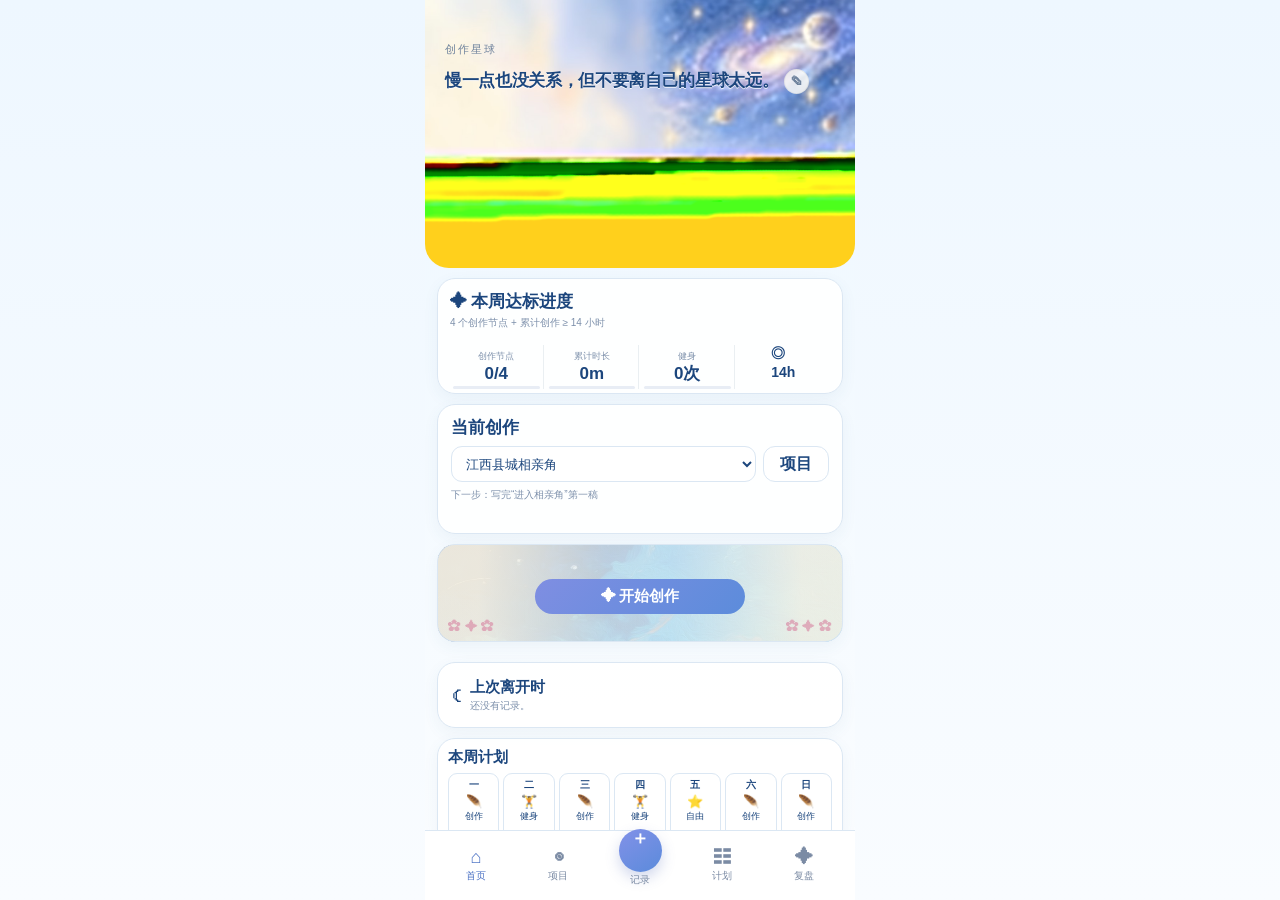
<file: legacy-v1/index.html>
<!doctype html>
<html lang="zh-CN">
<head>
<meta charset="utf-8">
<meta name="viewport" content="width=device-width,initial-scale=1,viewport-fit=cover">
<meta name="theme-color" content="#eef7ff">
<meta name="apple-mobile-web-app-capable" content="yes">
<meta name="apple-mobile-web-app-status-bar-style" content="default">
<meta name="apple-mobile-web-app-title" content="创作星球">
<link rel="manifest" href="./manifest.webmanifest">
<link rel="apple-touch-icon" href="./icon-192.png">
<title>创作星球</title>
<link rel="stylesheet" href="./theme.css?v=2">
<link rel="stylesheet" href="./styles.css?v=4">
<link rel="stylesheet" href="./hero.css?v=5">
<link rel="stylesheet" href="./home-layout.css?v=1">
</head>
<body>
<div id="app">
<section id="home" class="page active">
  <div class="hero homeHero" aria-label="创作星球首页插画">
    <img class="homeHero-art" src="./assets/home-hero-1200x760.jpg?v=2" width="1200" height="760" alt="少年坐在自己的小星球上，身边有一朵玫瑰，远处是星空" decoding="async" fetchpriority="high">
    <div class="homeHero-copy">
      <div class="homeHero-label">创作星球</div>
      <p class="homeHero-quote"><span id="homeQuote">慢一点也没关系，<br>但不要离自己的星球太远</span><button id="editQuote" class="homeHero-edit" aria-label="编辑鼓励语">✎</button></p>
    </div>
  </div>
  <div class="content">
    <div class="card homeTop">
      <div class="sectionTitle">✦ 本周达标进度</div>
      <div class="small">4 个创作节点 + 累计创作 ≥ 14 小时</div>
      <div class="stats" style="margin-top:7px">
        <div class="stat"><span class="small">创作节点</span><strong id="nodeStat">0/4</strong><div class="bar"><span id="nodeBar" style="width:0"></span></div></div>
        <div class="stat"><span class="small">累计时长</span><strong id="weekTimeStat">0h</strong><div class="bar"><span id="timeBar" style="width:0"></span></div></div>
        <div class="stat"><span class="small">健身</span><strong id="gymStat">0次</strong><div class="bar"><span id="gymBar" style="width:0;background:linear-gradient(90deg,#78c0a2,#5ba98b)"></span></div></div>
      </div>
    </div>
    <div class="card currentCard">
      <div class="sectionTitle">当前创作</div>
      <div class="currentTop"><select id="homeProject"></select><button id="goProjects" class="secondary">项目</button></div>
      <div class="small nextLine">下一步：<span id="homeNext">未设置</span></div>
      <div class="gate"><button id="startFromHome" class="primary">✦ 开始创作</button></div>
    </div>
    <div class="card leaveCard"><div class="moon">☾</div><div><div class="sectionTitle" style="font-size:16px;margin:0 0 2px">上次离开时</div><div id="lastLeave" class="small">还没有记录。</div></div></div>
    <div class="card weekCard"><div class="sectionTitle" style="font-size:17px;margin-bottom:6px">本周计划</div><div id="weekStrip" class="weekStrip"></div></div>
  </div>
</section>

<section id="projects" class="page">
  <div class="hero" style="background-image:url('./hero2.jpg')"><div class="heroText"><div class="kicker">把每一个想法，孕育成一颗星球</div><div class="heroTitle">项目星系</div></div></div>
  <div class="content">
    <div class="card projectCreate"><div class="row"><input id="newProject" placeholder="输入项目名，例如：县城就业"><button id="addProject" class="primary">＋ 新建</button></div></div>
    <div class="card projectMain"><div class="sectionTitle">我的项目</div><div id="projectCarousel" class="projectCarousel"></div></div>
    <div class="card projectFoot"><div class="small">项目可并行存在；每次创作只选择一个。项目多时横向滑动，不占纵向空间。</div></div>
  </div>
</section>

<section id="session" class="page">
  <div class="hero" style="background-image:url('./hero5.jpg')"><div class="heroText"><div class="kicker">走进花丛小径，进入你的故事</div><div class="heroTitle">开始创作</div></div></div>
  <div class="content">
    <div class="card sessionCard">
      <div class="formLabel">选择项目</div><select id="sessionProject"></select>
      <div class="formLabel">这次做什么</div>
      <div class="sessionGrid"><select id="sessionType"><option>写作</option><option>研究</option><option>剪辑</option><option>拍摄</option><option>采访</option><option>分镜</option><option>阅读输入</option><option>复盘</option><option>其他</option></select><input id="sessionGoal" placeholder="只推进一件事"></div>
      <div id="timer" class="timer">00:00:00</div>
      <div class="sessionActions"><button id="timerBtn" class="primary">开始计时</button><button id="manualBtn" class="secondary">手动补录</button></div>
    </div>
  </div>
</section>

<section id="week" class="page">
  <div class="hero" style="background-image:url('./hero4.jpg')"><div class="heroText"><div class="kicker">计划是边界，不是考勤</div><div class="heroTitle">本周计划</div></div></div>
  <div class="content">
    <div class="card weekIntro"><div class="small">7 天都能改类型、时间和是否计入创作节点。</div></div>
    <div id="weekGrid" class="weekGrid"></div>
  </div>
</section>

<section id="review" class="page">
  <div class="hero" style="background-image:url('./hero3.jpg')"><div class="heroText"><div class="kicker">每一次回望，都是与未来的自己对话</div><div class="heroTitle">本周复盘</div></div></div>
  <div class="content">
    <div class="card reviewTop">
      <div class="sectionTitle">本周结果</div>
      <div class="stats"><div class="stat"><span class="small">节点</span><strong id="reviewNodes">0/4</strong></div><div class="stat"><span class="small">创作</span><strong id="reviewHours">0h</strong></div><div class="stat"><span class="small">达标</span><strong id="reviewPass">否</strong></div></div>
    </div>
    <div class="reviewGrid">
      <div class="reviewBox"><div class="sectionTitle" style="font-size:16px">时间去了哪里</div><div id="typeBreak"></div></div>
      <div class="reviewBox"><div class="sectionTitle" style="font-size:16px">项目投入</div><div id="projectBreak"></div></div>
    </div>
    <div class="card reviewFoot">
      <div class="reviewSummary"><div><div class="sectionTitle" style="font-size:16px;margin-bottom:2px">本周复盘</div><div id="reviewPreview" class="small">还没有写本周复盘。</div></div><button id="openReview" class="primary">填写</button></div>
    </div>
  </div>
</section>

<nav class="bottomNav">
  <button class="nav active" data-page="home"><b>⌂</b>首页</button>
  <button class="nav" data-page="projects"><b>◉</b>项目</button>
  <button class="nav" data-page="session"><b class="plus">＋</b>记录</button>
  <button class="nav" data-page="week"><b>☷</b>计划</button>
  <button class="nav" data-page="review"><b>✦</b>复盘</button>
</nav>
</div>

<div id="quoteModal" class="modal"><div class="sheet"><div class="sectionTitle">修改顶部鼓励语</div><textarea id="quoteInput"></textarea><div class="actionRow"><button class="secondary close">取消</button><button id="saveQuote" class="primary">保存</button></div></div></div>
<div id="planModal" class="modal"><div class="sheet"><div id="planTitle" class="sectionTitle">调整计划</div><div class="formLabel">类型</div><select id="planType"><option>创作</option><option>健身</option><option>自由</option><option>休息</option></select><div class="row"><div style="flex:1"><div class="formLabel">开始</div><input id="planStart" type="time"></div><div style="flex:1"><div class="formLabel">结束</div><input id="planEnd" type="time"></div></div><div class="formLabel">是否计入创作节点</div><select id="planNode"><option value="true">是</option><option value="false">否</option></select><div class="formLabel">备注</div><input id="planNote"><div class="actionRow"><button class="secondary close">取消</button><button id="savePlan" class="primary">保存</button></div></div></div>
<div id="endModal" class="modal"><div class="sheet"><div class="sectionTitle">结束这次创作</div><div class="small">本次时长：<b id="endDuration"></b></div><div class="formLabel">这次推进了什么？</div><textarea id="endDone"></textarea><div class="formLabel">下一次从哪里继续？</div><textarea id="endNext"></textarea><div class="formLabel">进入状态怎么样？</div><div class="moods"><button class="mood" data-mood="很难进去">😵 很难</button><button class="mood" data-mood="慢慢进去了">🙂 慢慢进入</button><button class="mood" data-mood="很沉浸">✦ 很沉浸</button></div><div class="actionRow"><button class="secondary close">返回</button><button id="saveSession" class="primary">保存记录</button></div></div></div>
<div id="manualModal" class="modal"><div class="sheet"><div class="sectionTitle">手动补录</div><div class="formLabel">日期</div><input id="manualDate" type="date"><div class="formLabel">项目</div><select id="manualProject"></select><div class="formLabel">类型</div><select id="manualType"><option>写作</option><option>研究</option><option>剪辑</option><option>拍摄</option><option>采访</option><option>分镜</option><option>阅读输入</option><option>复盘</option><option>健身</option><option>其他</option></select><div class="formLabel">分钟</div><input id="manualMinutes" type="number" min="1" max="900" value="60"><div class="formLabel">推进了什么</div><textarea id="manualDone"></textarea><div class="actionRow"><button class="secondary close">取消</button><button id="saveManual" class="primary">保存</button></div></div></div>
<div id="reviewModal" class="modal"><div class="sheet"><div class="sectionTitle">本周复盘</div><div class="formLabel">这周我做成了什么？</div><textarea id="weekDone"></textarea><div class="formLabel">下周最重要的一个作品增量</div><textarea id="nextWeekGoal"></textarea><div class="actionRow"><button class="secondary close">取消</button><button id="saveReview" class="primary">保存</button></div></div></div>
<div id="toast" class="toast">已保存</div>
<script src="./app.js?v=3"></script>
</body>
</html>
</file>
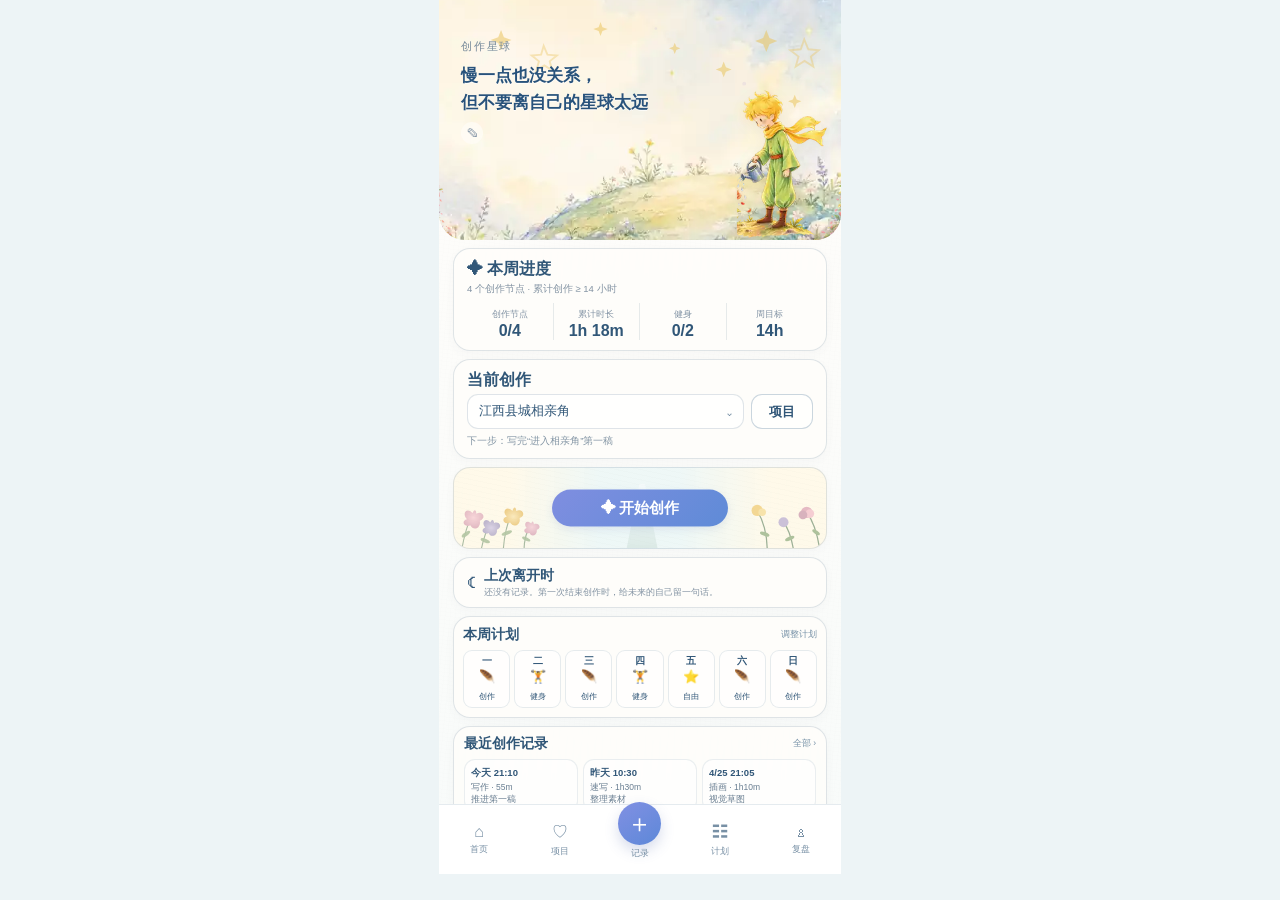
<file: preview/home-v2.html>
<!doctype html><html lang="zh-CN"><head><meta charset="utf-8"><meta name="viewport" content="width=device-width,initial-scale=1"><link rel="stylesheet" href="home-v2.css"><link rel="stylesheet" href="hero-v3.css"><title>创作星球 Home V2 QA</title></head><body><main class="phone"><div class="screen">
<section class="hero hero-v3"><img class="hero-bg" src="assets/hero-v3/bg-watercolor.webp" alt=""><img class="hero-stars" src="assets/hero-v3/stars.svg" alt=""><img class="hero-character" src="assets/hero-v3/character-watercolor.webp" alt=""><img class="hero-rose" src="assets/hero-v3/rose-watercolor.webp" alt=""><img class="hero-flower hero-flower-left" src="assets/hero-v3/flowers-left-watercolor.webp" alt=""><img class="hero-flower hero-flower-right" src="assets/hero-v3/flowers-right-watercolor.webp" alt=""><div class="hero-copy"><div class="eyebrow">创作星球</div><p class="quote"><span>慢一点也没关系，</span><span>但不要离自己的星球太远</span><button class="edit" aria-label="编辑鼓励语">✎</button></p></div></section>
<div class="content">
<section class="card progress"><div class="title">✦ 本周进度</div><div class="sub">4 个创作节点 · 累计创作 ≥ 14 小时</div><div class="metrics"><div class="metric"><span>创作节点</span><b>0/4</b></div><div class="metric"><span>累计时长</span><b>1h 18m</b></div><div class="metric"><span>健身</span><b>0/2</b></div><div class="metric"><span>周目标</span><b>14h</b></div></div></section>
<section class="card current"><div class="title">当前创作</div><div class="row"><div class="select">江西县城相亲角 <span>⌄</span></div><button class="btn-outline">项目</button></div><div class="next">下一步：写完“进入相亲角”第一稿</div></section>
<section class="card start"><img class="flowers-left" src="assets/flower-left.svg"><img class="flowers-right" src="assets/flower-right.svg"><button class="start-btn">✦ 开始创作</button></section>
<section class="card last"><div class="moon">☾</div><div><b>上次离开时</b><small>还没有记录。第一次结束创作时，给未来的自己留一句话。</small></div></section>
<section class="card week"><div class="week-head"><b>本周计划</b><span>调整计划</span></div><div class="days"><div class="day"><strong>一</strong><em>🪶</em><small>创作</small></div><div class="day"><strong>二</strong><em>🏋️</em><small>健身</small></div><div class="day"><strong>三</strong><em>🪶</em><small>创作</small></div><div class="day"><strong>四</strong><em>🏋️</em><small>健身</small></div><div class="day"><strong>五</strong><em>⭐</em><small>自由</small></div><div class="day"><strong>六</strong><em>🪶</em><small>创作</small></div><div class="day"><strong>日</strong><em>🪶</em><small>创作</small></div></div></section>
<section class="card recent"><div class="week-head"><b>最近创作记录</b><span>全部 ›</span></div><div class="recent-row"><div class="recent-item"><b>今天 21:10</b>写作 · 55m<br>推进第一稿</div><div class="recent-item"><b>昨天 10:30</b>速写 · 1h30m<br>整理素材</div><div class="recent-item"><b>4/25 21:05</b>插画 · 1h10m<br>视觉草图</div></div></section>
</div></div><nav class="nav"><div><span>⌂</span>首页</div><div><span>♡</span>项目</div><div><span class="plus">＋</span>记录</div><div><span>☷</span>计划</div><div><span>♙</span>复盘</div></nav></main></body></html>
</file>
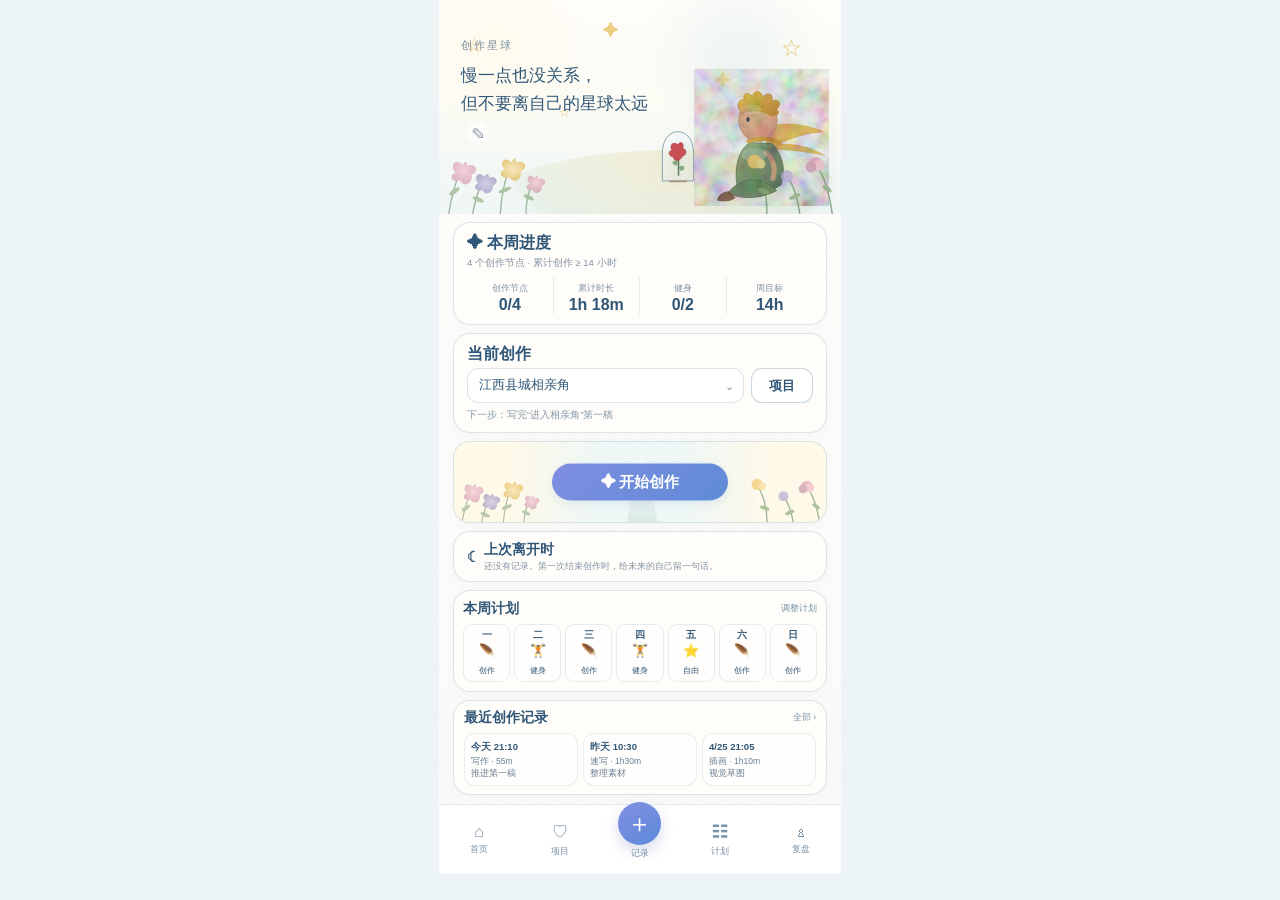
<file: legacy-v1/preview/home-v2.html>
<!doctype html><html lang="zh-CN"><head><meta charset="utf-8"><meta name="viewport" content="width=device-width,initial-scale=1"><link rel="stylesheet" href="home-v2.css"><title>创作星球 Home V2</title></head><body><main class="phone"><div class="screen">
<section class="hero"><div class="stars"><span class="s1">☆</span><span class="s2">✦</span><span class="s3">☆</span><span class="s4">✦</span><span class="s5">☆</span></div><div class="hero-copy"><div class="eyebrow">创作星球</div><p class="quote">慢一点也没关系，<br>但不要离自己的星球太远<button class="edit">✎</button></p></div><img class="character" src="assets/character-home.svg"><img class="rose" src="assets/rose-glass.svg"><img class="flowers-left" src="assets/flower-left.svg"><img class="flowers-right" src="assets/flower-right.svg"></section>
<div class="content">
<section class="card progress"><div class="title">✦ 本周进度</div><div class="sub">4 个创作节点 · 累计创作 ≥ 14 小时</div><div class="metrics"><div class="metric"><span>创作节点</span><b>0/4</b></div><div class="metric"><span>累计时长</span><b>1h 18m</b></div><div class="metric"><span>健身</span><b>0/2</b></div><div class="metric"><span>周目标</span><b>14h</b></div></div></section>
<section class="card current"><div class="title">当前创作</div><div class="row"><div class="select">江西县城相亲角 <span>⌄</span></div><button class="btn-outline">项目</button></div><div class="next">下一步：写完“进入相亲角”第一稿</div></section>
<section class="card start"><img class="flowers-left" src="assets/flower-left.svg"><img class="flowers-right" src="assets/flower-right.svg"><button class="start-btn">✦ 开始创作</button></section>
<section class="card last"><div class="moon">☾</div><div><b>上次离开时</b><small>还没有记录。第一次结束创作时，给未来的自己留一句话。</small></div></section>
<section class="card week"><div class="week-head"><b>本周计划</b><span>调整计划</span></div><div class="days"><div class="day"><strong>一</strong><em>🪶</em><small>创作</small></div><div class="day"><strong>二</strong><em>🏋️</em><small>健身</small></div><div class="day"><strong>三</strong><em>🪶</em><small>创作</small></div><div class="day"><strong>四</strong><em>🏋️</em><small>健身</small></div><div class="day"><strong>五</strong><em>⭐</em><small>自由</small></div><div class="day"><strong>六</strong><em>🪶</em><small>创作</small></div><div class="day"><strong>日</strong><em>🪶</em><small>创作</small></div></div></section>
<section class="card recent"><div class="week-head"><b>最近创作记录</b><span>全部 ›</span></div><div class="recent-row"><div class="recent-item"><b>今天 21:10</b>写作 · 55m<br>推进第一稿</div><div class="recent-item"><b>昨天 10:30</b>速写 · 1h30m<br>整理素材</div><div class="recent-item"><b>4/25 21:05</b>插画 · 1h10m<br>视觉草图</div></div></section>
</div></div><nav class="nav"><div><span>⌂</span>首页</div><div><span>♡</span>项目</div><div><span class="plus">＋</span>记录</div><div><span>☷</span>计划</div><div><span>♙</span>复盘</div></nav></main></body></html>
</file>
<file: legacy-v1/theme.css>
:root{
  /* 只放视觉变量：改颜色时不碰布局 */
  --paper:#fffdf7;
  --paper-soft:#fbf8ef;
  --wash-blue:#eaf4f8;
  --wash-blue-2:#dceef6;
  --ink:#234b79;
  --ink-soft:#6f839d;
  --line:#d9e6ef;
  --gold:#e8bc54;
  --flower-pink:#dca0b2;
  --flower-lilac:#9f9aca;
  --leaf:#7ca58c;
  --cta:#557fc8;
  --cta-2:#7e8cde;
  --card:rgba(255,253,247,.94);
  --shadow:0 6px 20px rgba(63,90,115,.08);
  --radius-lg:22px;
  --radius-md:16px;
  --navH:70px;
  --font-ui:-apple-system,BlinkMacSystemFont,"SF Pro Text","PingFang SC","Microsoft YaHei",sans-serif;
  --font-art:STKaiti,KaiTi,"Songti SC",serif;
}
</file>
<file: legacy-v1/styles.css>
:root{
  --bg:#eef7ff;--bg2:#f9fcff;--ink:#1c467d;--muted:#7d90ab;
  --card:rgba(255,255,255,.94);--line:#dbe7f3;--blue:#628fde;--violet:#7f86dc;
  --green:#66ad8f;--gold:#efbd53;--navH:70px;
}
*{box-sizing:border-box}
html,body{margin:0;width:100%;height:100%;overflow:hidden;background:linear-gradient(180deg,var(--bg),var(--bg2));font-family:-apple-system,BlinkMacSystemFont,"SF Pro Text","PingFang SC","Microsoft YaHei",sans-serif;color:var(--ink)}
button,input,select,textarea{font:inherit}
button{cursor:pointer}
#app{max-width:430px;height:100dvh;margin:0 auto;position:relative;overflow:hidden;background:linear-gradient(180deg,#edf7ff,#fbfdff)}
.page{display:none;height:calc(100dvh - var(--navH) - env(safe-area-inset-bottom));overflow:hidden}
.page.active{display:flex;flex-direction:column}
.hero{height:132px;flex:0 0 132px;position:relative;background-size:cover;background-position:center 40%;overflow:hidden;border-radius:0 0 24px 24px}
.hero:after{content:"";position:absolute;inset:0;background:linear-gradient(180deg,rgba(255,255,255,.05),rgba(238,247,255,.30) 48%,rgba(238,247,255,.94))}
.heroText{position:absolute;z-index:2;left:20px;right:20px;top:max(18px,calc(env(safe-area-inset-top) + 6px))}
.kicker{font-size:12px;letter-spacing:.08em;color:#5d78a2}
.heroTitle{font-family:KaiTi,STKaiti,"Songti SC",serif;font-size:30px;line-height:1.05;font-weight:700;margin-top:4px}
.quoteBox{margin-top:8px;background:rgba(255,255,255,.78);border:1px solid rgba(238,194,90,.42);border-radius:14px;padding:9px 34px 9px 12px;font-family:KaiTi,STKaiti,serif;font-size:15px;line-height:1.45;position:relative}
.quoteBox button{position:absolute;right:8px;bottom:5px;border:0;background:transparent;color:#7183b8}
.content{flex:1;min-height:0;padding:10px 12px 8px;display:flex;flex-direction:column;gap:8px}
.card{background:var(--card);border:1px solid var(--line);border-radius:18px;padding:12px;box-shadow:0 5px 16px rgba(55,98,144,.06)}
.sectionTitle{font-family:KaiTi,STKaiti,serif;font-size:19px;font-weight:700;margin:0 0 7px}
.small{font-size:11px;color:var(--muted);line-height:1.35}
.stats{display:grid;grid-template-columns:repeat(3,1fr);gap:7px}
.stat{text-align:center}
.stat strong{display:block;font-size:20px;line-height:1.05;margin:2px 0 4px}
.bar{height:5px;background:#e8edf5;border-radius:99px;overflow:hidden}
.bar span{display:block;height:100%;background:linear-gradient(90deg,var(--violet),var(--blue));border-radius:99px}
.row{display:flex;gap:7px;align-items:center}
select,input,textarea{width:100%;border:1px solid var(--line);background:#fff;color:var(--ink);border-radius:11px;padding:8px 10px;min-height:38px;font-size:14px}
textarea{min-height:68px;resize:none}
.primary,.secondary{border-radius:12px;min-height:40px;padding:8px 12px;font-weight:700}
.primary{border:0;background:linear-gradient(135deg,#7f8ee2,#5c8cdb);color:#fff}
.secondary{border:1px solid var(--line);background:#fff;color:var(--ink)}
.homeTop{flex:0 0 102px}
.currentCard{flex:1;min-height:0}
.currentTop{display:grid;grid-template-columns:1fr auto;gap:7px}
.nextLine{margin-top:6px;white-space:nowrap;overflow:hidden;text-overflow:ellipsis}
.gate{height:90px;margin-top:8px;border-radius:15px;position:relative;background:linear-gradient(180deg,rgba(255,255,255,.05),rgba(255,255,255,.22)),url('./hero5.jpg') center 62%/cover no-repeat;overflow:hidden;border:1px solid #d9e8f2}
.gate:before,.gate:after{content:"✿  ✦  ✿";position:absolute;bottom:6px;color:#d98da7;font-size:16px;opacity:.9}
.gate:before{left:10px}.gate:after{right:10px}
.gate button{position:absolute;left:50%;bottom:12px;transform:translateX(-50%);width:58%;border-radius:999px;min-height:38px;font-family:KaiTi,STKaiti,serif;font-size:17px}
.leaveCard{flex:0 0 58px;display:flex;align-items:center;gap:8px}
.moon{font-size:22px}
.weekCard{flex:0 0 82px}
.weekStrip{display:grid;grid-template-columns:repeat(7,1fr);gap:4px}
.dayChip{text-align:center;border:1px solid var(--line);background:#fff;border-radius:10px;padding:5px 1px;font-size:9.5px}
.dayChip b{display:block;font-size:11px}
.dayChip .ic{font-size:15px;line-height:1;margin:3px 0}
.dayChip.done{background:#f2f1ff}
.bottomNav{position:absolute;left:0;right:0;bottom:0;height:calc(var(--navH) + env(safe-area-inset-bottom));padding:7px 10px calc(7px + env(safe-area-inset-bottom));display:grid;grid-template-columns:repeat(5,1fr);background:rgba(255,255,255,.94);backdrop-filter:blur(16px);border-top:1px solid var(--line);z-index:15}
.nav{border:0;background:transparent;color:#7b8ba4;font-size:10px}
.nav b{display:block;font-size:18px;line-height:1.1;margin-bottom:1px}
.nav.active{color:#4d73c5}
.plus{width:43px;height:43px;border-radius:50%;display:grid;place-items:center;margin:-16px auto 0;background:linear-gradient(145deg,#8291e8,#5b8bdb);color:#fff;font-size:25px;box-shadow:0 6px 14px rgba(74,99,183,.25)}
.projectCreate{flex:0 0 66px}
.projectCarousel{display:flex;gap:8px;overflow-x:auto;scroll-snap-type:x mandatory;padding-bottom:2px}
.projectCarousel::-webkit-scrollbar{display:none}
.projectCard{min-width:84%;scroll-snap-align:start;background:#fff;border:1px solid var(--line);border-radius:16px;padding:10px;display:grid;grid-template-columns:52px 1fr;gap:9px}
.projectThumb{width:52px;height:52px;border-radius:13px;background-size:cover;background-position:center}
.projectName{font-weight:700;font-size:15px}
.tag{display:inline-block;font-size:10px;border-radius:999px;padding:2px 6px;background:#eef0ff;color:#6c70b5;margin-left:4px}
.pill{font-size:11px;border:1px solid #8ea4d7;background:#fff;color:#5570a8;border-radius:999px;padding:5px 8px}
.projectMain{flex:1;min-height:0}
.projectFoot{flex:0 0 52px}
.sessionCard{flex:1;display:flex;flex-direction:column}
.formLabel{font-size:11px;color:#667b99;margin:5px 0 3px}
.sessionGrid{display:grid;grid-template-columns:1fr 1fr;gap:7px}
.timer{font-size:40px;text-align:center;font-weight:700;color:#6085c8;font-variant-numeric:tabular-nums;letter-spacing:.03em;margin:auto 0}
.sessionActions{display:grid;grid-template-columns:1fr 1fr;gap:7px}
.weekIntro{flex:0 0 48px}
.weekGrid{flex:1;min-height:0;display:grid;grid-template-columns:1fr 1fr;grid-template-rows:repeat(4,1fr);gap:7px}
.weekMini{background:#fff;border:1px solid var(--line);border-radius:14px;padding:8px;display:grid;grid-template-columns:43px 1fr auto;gap:7px;align-items:center;min-height:0}
.weekMini.wide{grid-column:1 / span 2}
.dayBadge{height:34px;border-radius:10px;background:#f0f2ff;display:grid;place-items:center;font-family:KaiTi,STKaiti,serif;font-size:15px}
.weekMeta{font-size:10.5px;color:#687e9d;line-height:1.25}
.editBtn{border:0;background:#f7f8ff;color:#6f78b5;border-radius:10px;padding:7px 8px;font-size:11px}
.reviewTop{flex:0 0 90px}
.reviewGrid{display:grid;grid-template-columns:1fr 1fr;gap:7px;flex:1;min-height:0}
.reviewBox{background:#fff;border:1px solid var(--line);border-radius:15px;padding:9px;overflow:hidden}
.listLine{display:flex;justify-content:space-between;gap:7px;padding:5px 0;border-bottom:1px dashed var(--line);font-size:11px}
.reviewFoot{flex:0 0 76px}
.reviewSummary{display:grid;grid-template-columns:1fr auto;gap:8px;align-items:center}
.modal{position:fixed;z-index:40;inset:0;background:rgba(35,54,84,.28);display:none;align-items:flex-end;justify-content:center}
.modal.open{display:flex}
.sheet{width:min(430px,100%);background:#f8fbff;border-radius:22px 22px 0 0;padding:16px 14px calc(16px + env(safe-area-inset-bottom));max-height:78dvh;overflow:auto}
.actionRow{display:flex;gap:7px;margin-top:10px}
.actionRow>*{flex:1}
.moods{display:flex;gap:6px}.mood{flex:1;border:1px solid var(--line);background:#fff;border-radius:11px;min-height:40px;font-size:12px}.mood.sel{background:#eff1ff;border-color:#8e98da}
.toast{position:fixed;z-index:60;left:50%;transform:translateX(-50%);bottom:calc(var(--navH) + 14px + env(safe-area-inset-bottom));background:#244a76;color:#fff;padding:8px 12px;border-radius:999px;font-size:12px;opacity:0;transition:.2s;pointer-events:none}.toast.show{opacity:1}
@media(max-height:760px){.hero{height:116px;flex-basis:116px}.heroTitle{font-size:27px}.content{gap:6px;padding-top:7px}.card{padding:10px}.weekCard{flex-basis:76px}.gate{height:78px}}
</file>
<file: legacy-v1/hero.css>
/* 首页 Hero：固定移动端头图高度，避免 iOS Safari 对 aspect-ratio + flex 的异常计算。 */
#home .hero.homeHero{
  position:relative;
  width:100%;
  height:268px !important;
  min-height:268px !important;
  max-height:268px !important;
  flex:0 0 268px !important;
  aspect-ratio:auto !important;
  overflow:hidden;
  border-radius:0 0 24px 24px;
  background:#f8f3e7 url('./assets/home-hero-1200x760.jpg?v=2') center 58% / cover no-repeat;
  isolation:isolate;
}
#home .hero.homeHero:after{display:none}
.homeHero-art{display:none !important}
.homeHero-copy{
  position:absolute;
  z-index:1;
  left:20px;
  top:max(43px,calc(env(safe-area-inset-top) + 17px));
  width:auto;
  max-width:none;
  color:var(--ink);
  pointer-events:none;
}
.homeHero-label{margin:0 0 11px;color:var(--ink-soft);font-size:11px;line-height:1.2;letter-spacing:.18em}
.homeHero-quote{
  position:relative;
  display:inline-block;
  margin:0;
  color:var(--ink);
  font-family:var(--font-art);
  font-size:17px;
  font-weight:600;
  line-height:1.62;
  letter-spacing:-.02em;
  white-space:nowrap;
  text-shadow:0 1px 0 rgba(255,255,255,.84);
  pointer-events:auto;
}
.homeHero-edit{
  position:absolute;
  left:calc(100% + 6px);
  bottom:1px;
  display:grid;
  place-items:center;
  width:25px;height:25px;padding:0;
  border:1px solid rgba(88,107,126,.10);border-radius:50%;
  background:rgba(255,253,247,.82);color:var(--ink-soft);
  font-size:12px;line-height:1;box-shadow:0 2px 8px rgba(57,73,89,.05)
}
.homeHero-edit:active{transform:scale(.96)}
@media(max-width:375px){
  #home .hero.homeHero{height:252px!important;min-height:252px!important;max-height:252px!important;flex-basis:252px!important}
  .homeHero-copy{left:17px;top:max(39px,calc(env(safe-area-inset-top) + 14px))}
  .homeHero-label{font-size:10px;margin-bottom:9px}
  .homeHero-quote{font-size:15px}
  .homeHero-edit{width:23px;height:23px;font-size:11px;left:calc(100% + 3px)}
}
@media(min-width:376px) and (max-width:390px){
  #home .hero.homeHero{height:258px!important;min-height:258px!important;max-height:258px!important;flex-basis:258px!important}
  .homeHero-copy{left:18px;top:max(41px,calc(env(safe-area-inset-top) + 15px))}
  .homeHero-quote{font-size:15.5px}
}
@media(min-width:391px) and (max-width:402px){
  #home .hero.homeHero{height:262px!important;min-height:262px!important;max-height:262px!important;flex-basis:262px!important}
  .homeHero-copy{left:19px}
  .homeHero-quote{font-size:16px}
}
</file>
<file: legacy-v1/home-layout.css>
/* Home page geometry only. Visual tokens live in theme.css; hero illustration composition lives in hero.css. */
#home.page.active{
  display:block;
  overflow-y:auto;
  overscroll-behavior-y:contain;
  -webkit-overflow-scrolling:touch;
  scrollbar-width:none;
}
#home.page.active::-webkit-scrollbar{display:none}
#home .content{
  display:grid;
  grid-template-rows:116px 248px 66px 110px;
  gap:10px;
  padding:10px 12px 22px;
  min-height:auto;
  flex:none;
}
#home .homeTop,
#home .currentCard,
#home .leaveCard,
#home .weekCard{min-height:0;height:auto;flex:none}

/* 进度卡：确认稿是轻量四列，而不是三块大数字 */
#home .homeTop{padding:11px 12px}
#home .homeTop .sectionTitle{font-size:17px;margin-bottom:3px}
#home .homeTop>.small{font-size:10px}
#home .homeTop .stats{grid-template-columns:repeat(4,1fr);gap:2px;margin-top:7px!important;align-items:end}
#home .homeTop .stat{padding:0 3px;border-right:1px solid rgba(120,145,170,.15)}
#home .homeTop .stat:nth-child(3){border-right:1px solid rgba(120,145,170,.15)}
#home .homeTop .stat strong{font-size:17px;margin:2px 0 3px}
#home .homeTop .stat .small{font-size:9px}
#home .homeTop .bar{height:3px}
#home .homeTop .stats::after{
  content:"◎\A 14h";
  white-space:pre;
  display:flex;
  height:52px;
  flex-direction:column;
  align-items:center;
  justify-content:center;
  color:var(--ink);
  font-size:14px;
  line-height:1.35;
  font-weight:700;
}

/* 当前项目 + 独立开始创作横幅。wrapper 透明，两个视觉板块各自成卡片 */
#home .currentCard{
  position:relative;
  overflow:visible;
  padding:12px 14px;
  background:transparent;
  border:0;
  box-shadow:none;
}
#home .currentCard::before{
  content:"";
  position:absolute;
  left:0;right:0;top:0;
  height:128px;
  border:1px solid var(--line);
  border-radius:18px;
  background:var(--card);
  box-shadow:0 5px 16px rgba(55,98,144,.06);
  z-index:0;
}
#home .currentCard>.sectionTitle,#home .currentTop,#home .nextLine{position:relative;z-index:2}
#home .currentCard>.sectionTitle{font-size:17px;margin-bottom:7px}
#home .currentTop{grid-template-columns:minmax(0,1fr) 66px;gap:7px}
#home .currentTop select{min-height:36px;font-size:13px}
#home .currentTop .secondary{min-height:36px;padding:6px 9px}
#home .nextLine{margin-top:6px;line-height:1.35;font-size:10px;white-space:nowrap;overflow:hidden;text-overflow:ellipsis}
#home .gate{
  position:absolute;
  left:0;right:0;top:140px;
  height:98px;
  margin:0;
  border-radius:18px;
  overflow:hidden;
  border:1px solid var(--line);
  background:
    linear-gradient(180deg,rgba(255,255,255,.18),rgba(248,251,247,.18)),
    linear-gradient(90deg,rgba(249,242,225,.92) 0 10%,rgba(232,244,247,.74) 42% 58%,rgba(249,242,225,.92) 90% 100%),
    url('./hero5.jpg') center 64%/cover no-repeat;
  box-shadow:0 5px 16px rgba(55,98,144,.06);
}
#home .gate:before,#home .gate:after{content:"✿  ✦  ✿";bottom:7px;font-size:13px;opacity:.68}
#home .gate button{bottom:27px;width:52%;min-height:35px;font-size:15px}
#home .gate::marker{display:none}

#home .leaveCard{padding:9px 14px;align-items:center}
#home .leaveCard .sectionTitle{font-size:15px!important}
#home .leaveCard .small{font-size:10px}
#home .moon{font-size:20px}

#home .weekCard{padding:9px 10px}
#home .weekCard>.sectionTitle{font-size:15px!important;margin-bottom:6px!important}
#home .weekStrip{height:68px;align-items:stretch}
#home .dayChip{padding:4px 1px;min-width:0;border-radius:9px;font-size:8.5px}
#home .dayChip b{font-size:10px}.dayChip .ic{font-size:13px;margin:3px 0}
@media (display-mode:standalone){#home .content{padding-bottom:14px}}
</file>
<file: preview/home-v2.css>
@page{size:402px 874px;margin:0}
:root{--paper:#fffdf8;--paper2:#faf7ef;--bluewash:#edf6f7;--ink:#315778;--muted:#8393a3;--line:rgba(139,162,181,.28);--gold:#e5bd57;--card:rgba(255,254,250,.72);--ui:-apple-system,BlinkMacSystemFont,"SF Pro Text","PingFang SC",sans-serif;--art:STKaiti,KaiTi,"Songti SC",serif}
*{box-sizing:border-box}html,body{margin:0;background:#edf4f6;font-family:var(--ui);color:var(--ink)}body{display:flex;justify-content:center}.phone{width:402px;height:874px;position:relative;overflow:hidden;background:linear-gradient(180deg,#fffdfa,#f8fbfa)}.phone:before{content:"";position:absolute;inset:0;pointer-events:none;opacity:.18;background:repeating-linear-gradient(8deg,rgba(92,105,98,.045) 0 1px,transparent 1px 4px),repeating-linear-gradient(96deg,rgba(155,133,96,.025) 0 1px,transparent 1px 5px);mix-blend-mode:multiply}.screen{height:804px;overflow:auto;scrollbar-width:none;padding-bottom:14px}.screen::-webkit-scrollbar{display:none}
.hero{height:214px;position:relative;overflow:hidden;background:linear-gradient(180deg,#fffdf9 0%,#fcfbf4 48%,#eef6f5 100%)}.hero:before{content:"";position:absolute;inset:0;background:radial-gradient(circle at 74% 25%,rgba(217,235,239,.48),transparent 28%),radial-gradient(circle at 14% 20%,rgba(255,247,221,.42),transparent 24%);opacity:.9}.hero:after{content:"";position:absolute;left:42px;right:-25px;bottom:-54px;height:118px;border-radius:50% 50% 0 0;background:radial-gradient(ellipse at 50% 12%,rgba(239,231,196,.64),rgba(221,234,216,.42) 58%,transparent 61%)}
.stars span{position:absolute;color:var(--gold);font-family:var(--art);opacity:.72}.s1{left:27px;top:34px;font-size:17px}.s2{left:164px;top:22px}.s3{right:39px;top:34px;font-size:21px}.s4{right:110px;top:72px}.s5{left:120px;top:105px;font-size:11px}.hero-copy{position:absolute;left:22px;top:38px;width:207px;z-index:5}.eyebrow{font-family:var(--art);font-size:11px;letter-spacing:.17em;color:#7c91a1;margin-bottom:9px}.quote{font-family:var(--art);font-size:17px;line-height:1.65;margin:0;font-weight:500}.edit{display:inline-grid;place-items:center;width:22px;height:22px;border-radius:50%;border:0;background:rgba(255,255,255,.62);color:#8295a9;vertical-align:middle;margin-left:5px}.character{position:absolute;right:12px;bottom:8px;width:137px;z-index:6;filter:drop-shadow(0 4px 8px rgba(74,83,63,.08));opacity:.94}.rose{position:absolute;right:137px;bottom:19px;width:52px;z-index:7;filter:drop-shadow(0 3px 6px rgba(71,100,111,.08))}.flowers-left,.flowers-right{position:absolute;bottom:-2px;width:116px;z-index:8;opacity:.72}.flowers-left{left:-3px}.flowers-right{right:-7px;transform:scaleX(-1)}
.content{padding:8px 14px 14px;display:flex;flex-direction:column;gap:8px}.card{background:var(--card);border:1px solid var(--line);border-radius:17px;box-shadow:0 3px 10px rgba(73,93,107,.035);backdrop-filter:blur(2px)}.progress{padding:10px 13px}.title{font-family:var(--art);font-size:16px;font-weight:700;margin-bottom:3px}.sub{font-size:9.5px;color:var(--muted)}.metrics{display:grid;grid-template-columns:repeat(4,1fr);margin-top:7px}.metric{text-align:center;border-right:1px solid rgba(142,162,177,.22)}.metric:last-child{border-right:0}.metric b{display:block;font-size:16px;margin-top:1px;font-weight:650}.metric span{font-size:8.5px;color:#8192a4}
.current{padding:10px 13px}.row{display:flex;gap:7px;align-items:center}.row .select{flex:1;min-width:0}.row .btn-outline{flex:0 0 62px}.select{height:35px;border:1px solid var(--line);border-radius:11px;padding:0 11px;display:flex;align-items:center;justify-content:space-between;font-size:12.5px;background:rgba(255,255,255,.64)}.btn-outline{height:35px;padding:0 12px;border-radius:11px;border:1px solid rgba(129,157,179,.42);background:rgba(255,255,255,.58);color:var(--ink);font-weight:600}.next{font-size:9.5px;color:#8294a4;margin-top:6px;white-space:nowrap;overflow:hidden;text-overflow:ellipsis}
.start{height:82px;position:relative;overflow:hidden;background:linear-gradient(90deg,rgba(255,248,230,.82) 0 15%,rgba(235,246,246,.83) 39% 61%,rgba(255,248,230,.82) 85% 100%)}.start:before{content:"";position:absolute;inset:0;background:repeating-linear-gradient(12deg,rgba(115,126,110,.025) 0 1px,transparent 1px 5px);opacity:.6}.start:after{content:"";position:absolute;left:46%;bottom:-8px;width:34px;height:72px;background:linear-gradient(180deg,rgba(255,255,255,.58),rgba(191,214,204,.64));clip-path:polygon(42% 0,58% 0,100% 100%,0 100%);opacity:.72}.start .flowers-left,.start .flowers-right{width:94px;bottom:-6px;opacity:.67}.start-btn{position:absolute;z-index:10;left:50%;top:50%;transform:translate(-50%,-50%);height:37px;min-width:176px;border:0;border-radius:999px;padding:0 29px;background:linear-gradient(135deg,#7f8ee0,#5f8bd7);color:white;font-family:var(--art);font-size:15px;line-height:37px;font-weight:700;text-align:center;white-space:nowrap;box-shadow:0 3px 8px rgba(91,119,180,.14)}
.last{padding:8px 13px;display:flex;gap:8px;align-items:center}.moon{font-size:18px}.last b{font-family:var(--art);font-size:14px}.last small{display:block;color:var(--muted);font-size:9.2px;margin-top:1px}
.week{padding:9px}.week-head{display:flex;justify-content:space-between;align-items:center;margin-bottom:6px}.week-head b{font-family:var(--art);font-size:14px}.week-head span{font-size:8.5px;color:#7791a7}.days{display:grid;grid-template-columns:repeat(7,1fr);gap:4px}.day{border:1px solid rgba(140,163,181,.22);border-radius:9px;text-align:center;padding:4px 1px;background:rgba(255,255,255,.55)}.day strong{font-size:9.5px;display:block}.day em{font-size:13px;font-style:normal;display:block;margin:1px 0}.day small{font-size:8px}
.recent{padding:8px 10px}.recent-row{display:grid;grid-template-columns:repeat(3,1fr);gap:5px;margin-top:5px}.recent-item{border:1px solid rgba(143,163,179,.19);border-radius:11px;padding:6px;background:rgba(255,255,255,.5);font-size:8.5px;line-height:1.45;color:#687e91}.recent-item b{display:block;font-size:9.5px;color:var(--ink);margin-bottom:1px}
.nav{height:70px;position:absolute;bottom:0;left:0;right:0;border-top:1px solid rgba(139,162,181,.22);background:rgba(255,255,255,.93);display:grid;grid-template-columns:repeat(5,1fr);align-items:center;backdrop-filter:blur(12px)}.nav div{text-align:center;font-size:9px;color:#7890a5}.nav span{display:block;font-size:16px;margin-bottom:2px}.plus{width:43px;height:43px;margin:-17px auto 0;border-radius:50%;background:linear-gradient(145deg,#8190e3,#5d88d8);color:#fff!important;font-size:25px!important;display:grid!important;place-items:center;box-shadow:0 6px 14px rgba(73,97,167,.22)}
</file>
<file: preview/hero-v3.css>
/* Home V2 / Hero V3 — first section only.
   Assets, text, color and layout stay independently adjustable. */
.hero.hero-v3{
  position:relative;
  height:240px;
  overflow:hidden;
  border-radius:0 0 26px 26px;
  background:#fffaf0;
  isolation:isolate;
}
.hero.hero-v3::before,.hero.hero-v3::after{display:none!important}
.hero-v3 img{display:block;max-width:none}
.hero-v3 .hero-bg{position:absolute;inset:0;width:100%;height:100%;object-fit:cover;object-position:center;z-index:0;pointer-events:none}
.hero-v3 .hero-stars{position:absolute;inset:0;width:100%;height:100%;object-fit:fill;opacity:.68;z-index:1;pointer-events:none}
.hero-v3 .hero-copy{position:absolute;left:22px;top:40px;width:205px;z-index:8}
.hero-v3 .eyebrow{margin:0 0 10px;font:500 11px/1.2 STKaiti,KaiTi,"Songti SC",serif;letter-spacing:.16em;color:#75899a}
.hero-v3 .quote{margin:0;color:#28527b;font:600 17px/1.56 STKaiti,KaiTi,"Songti SC",serif;text-shadow:0 1px 0 rgba(255,255,255,.78);white-space:normal}
.hero-v3 .quote>span{display:block;white-space:nowrap}
.hero-v3 .edit{display:inline-grid;place-items:center;width:22px;height:22px;margin:6px 0 0 0;border:0;border-radius:50%;background:rgba(255,253,247,.78);color:#8192a4;font-size:12px}
.hero-v3 .hero-character{position:absolute;right:10px;bottom:-2px;width:132px;height:auto;z-index:5;pointer-events:none;filter:drop-shadow(0 4px 7px rgba(86,89,66,.08))}
.hero-v3 .hero-rose{position:absolute;right:126px;bottom:24px;width:43px;height:auto;z-index:7;pointer-events:none;filter:drop-shadow(0 3px 5px rgba(71,100,111,.08))}
.hero-v3 .hero-flower{position:absolute;bottom:-2px;height:auto;z-index:4;opacity:.82;pointer-events:none}
.hero-v3 .hero-flower-left{left:-11px;width:82px}
.hero-v3 .hero-flower-right{right:-9px;width:88px}
@media(max-width:390px){.hero.hero-v3{height:236px}.hero-v3 .hero-copy{left:20px;top:39px;width:195px}.hero-v3 .quote{font-size:16.5px}.hero-v3 .hero-character{width:126px;right:5px}.hero-v3 .hero-rose{right:119px;width:41px}.hero-v3 .hero-flower-left{width:78px}.hero-v3 .hero-flower-right{width:84px}}
</file>
<file: legacy-v1/preview/home-v2.css>
@page{size:402px 874px;margin:0}
:root{--paper:#fffdf8;--paper2:#faf7ef;--bluewash:#edf6f7;--ink:#315778;--muted:#8393a3;--line:rgba(139,162,181,.28);--gold:#e5bd57;--card:rgba(255,254,250,.72);--ui:-apple-system,BlinkMacSystemFont,"SF Pro Text","PingFang SC",sans-serif;--art:STKaiti,KaiTi,"Songti SC",serif}
*{box-sizing:border-box}html,body{margin:0;background:#edf4f6;font-family:var(--ui);color:var(--ink)}body{display:flex;justify-content:center}.phone{width:402px;height:874px;position:relative;overflow:hidden;background:linear-gradient(180deg,#fffdfa,#f8fbfa)}.phone:before{content:"";position:absolute;inset:0;pointer-events:none;opacity:.18;background:repeating-linear-gradient(8deg,rgba(92,105,98,.045) 0 1px,transparent 1px 4px),repeating-linear-gradient(96deg,rgba(155,133,96,.025) 0 1px,transparent 1px 5px);mix-blend-mode:multiply}.screen{height:804px;overflow:auto;scrollbar-width:none;padding-bottom:14px}.screen::-webkit-scrollbar{display:none}
.hero{height:214px;position:relative;overflow:hidden;background:linear-gradient(180deg,#fffdf9 0%,#fcfbf4 48%,#eef6f5 100%)}.hero:before{content:"";position:absolute;inset:0;background:radial-gradient(circle at 74% 25%,rgba(217,235,239,.48),transparent 28%),radial-gradient(circle at 14% 20%,rgba(255,247,221,.42),transparent 24%);opacity:.9}.hero:after{content:"";position:absolute;left:42px;right:-25px;bottom:-54px;height:118px;border-radius:50% 50% 0 0;background:radial-gradient(ellipse at 50% 12%,rgba(239,231,196,.64),rgba(221,234,216,.42) 58%,transparent 61%)}
.stars span{position:absolute;color:var(--gold);font-family:var(--art);opacity:.72}.s1{left:27px;top:34px;font-size:17px}.s2{left:164px;top:22px}.s3{right:39px;top:34px;font-size:21px}.s4{right:110px;top:72px}.s5{left:120px;top:105px;font-size:11px}.hero-copy{position:absolute;left:22px;top:38px;width:207px;z-index:5}.eyebrow{font-family:var(--art);font-size:11px;letter-spacing:.17em;color:#7c91a1;margin-bottom:9px}.quote{font-family:var(--art);font-size:17px;line-height:1.65;margin:0;font-weight:500}.edit{display:inline-grid;place-items:center;width:22px;height:22px;border-radius:50%;border:0;background:rgba(255,255,255,.62);color:#8295a9;vertical-align:middle;margin-left:5px}.character{position:absolute;right:12px;bottom:8px;width:137px;z-index:6;filter:drop-shadow(0 4px 8px rgba(74,83,63,.08));opacity:.94}.rose{position:absolute;right:137px;bottom:19px;width:52px;z-index:7;filter:drop-shadow(0 3px 6px rgba(71,100,111,.08))}.flowers-left,.flowers-right{position:absolute;bottom:-2px;width:116px;z-index:8;opacity:.72}.flowers-left{left:-3px}.flowers-right{right:-7px;transform:scaleX(-1)}
.content{padding:8px 14px 14px;display:flex;flex-direction:column;gap:8px}.card{background:var(--card);border:1px solid var(--line);border-radius:17px;box-shadow:0 3px 10px rgba(73,93,107,.035);backdrop-filter:blur(2px)}.progress{padding:10px 13px}.title{font-family:var(--art);font-size:16px;font-weight:700;margin-bottom:3px}.sub{font-size:9.5px;color:var(--muted)}.metrics{display:grid;grid-template-columns:repeat(4,1fr);margin-top:7px}.metric{text-align:center;border-right:1px solid rgba(142,162,177,.22)}.metric:last-child{border-right:0}.metric b{display:block;font-size:16px;margin-top:1px;font-weight:650}.metric span{font-size:8.5px;color:#8192a4}
.current{padding:10px 13px}.row{display:flex;gap:7px;align-items:center}.row .select{flex:1;min-width:0}.row .btn-outline{flex:0 0 62px}.select{height:35px;border:1px solid var(--line);border-radius:11px;padding:0 11px;display:flex;align-items:center;justify-content:space-between;font-size:12.5px;background:rgba(255,255,255,.64)}.btn-outline{height:35px;padding:0 12px;border-radius:11px;border:1px solid rgba(129,157,179,.42);background:rgba(255,255,255,.58);color:var(--ink);font-weight:600}.next{font-size:9.5px;color:#8294a4;margin-top:6px;white-space:nowrap;overflow:hidden;text-overflow:ellipsis}
.start{height:82px;position:relative;overflow:hidden;background:linear-gradient(90deg,rgba(255,248,230,.82) 0 15%,rgba(235,246,246,.83) 39% 61%,rgba(255,248,230,.82) 85% 100%)}.start:before{content:"";position:absolute;inset:0;background:repeating-linear-gradient(12deg,rgba(115,126,110,.025) 0 1px,transparent 1px 5px);opacity:.6}.start:after{content:"";position:absolute;left:46%;bottom:-8px;width:34px;height:72px;background:linear-gradient(180deg,rgba(255,255,255,.58),rgba(191,214,204,.64));clip-path:polygon(42% 0,58% 0,100% 100%,0 100%);opacity:.72}.start .flowers-left,.start .flowers-right{width:94px;bottom:-6px;opacity:.67}.start-btn{position:absolute;z-index:10;left:50%;top:50%;transform:translate(-50%,-50%);height:37px;min-width:176px;border:0;border-radius:999px;padding:0 29px;background:linear-gradient(135deg,#7f8ee0,#5f8bd7);color:white;font-family:var(--art);font-size:15px;line-height:37px;font-weight:700;text-align:center;white-space:nowrap;box-shadow:0 3px 8px rgba(91,119,180,.14)}
.last{padding:8px 13px;display:flex;gap:8px;align-items:center}.moon{font-size:18px}.last b{font-family:var(--art);font-size:14px}.last small{display:block;color:var(--muted);font-size:9.2px;margin-top:1px}
.week{padding:9px}.week-head{display:flex;justify-content:space-between;align-items:center;margin-bottom:6px}.week-head b{font-family:var(--art);font-size:14px}.week-head span{font-size:8.5px;color:#7791a7}.days{display:grid;grid-template-columns:repeat(7,1fr);gap:4px}.day{border:1px solid rgba(140,163,181,.22);border-radius:9px;text-align:center;padding:4px 1px;background:rgba(255,255,255,.55)}.day strong{font-size:9.5px;display:block}.day em{font-size:13px;font-style:normal;display:block;margin:1px 0}.day small{font-size:8px}
.recent{padding:8px 10px}.recent-row{display:grid;grid-template-columns:repeat(3,1fr);gap:5px;margin-top:5px}.recent-item{border:1px solid rgba(143,163,179,.19);border-radius:11px;padding:6px;background:rgba(255,255,255,.5);font-size:8.5px;line-height:1.45;color:#687e91}.recent-item b{display:block;font-size:9.5px;color:var(--ink);margin-bottom:1px}
.nav{height:70px;position:absolute;bottom:0;left:0;right:0;border-top:1px solid rgba(139,162,181,.22);background:rgba(255,255,255,.93);display:grid;grid-template-columns:repeat(5,1fr);align-items:center;backdrop-filter:blur(12px)}.nav div{text-align:center;font-size:9px;color:#7890a5}.nav span{display:block;font-size:16px;margin-bottom:2px}.plus{width:43px;height:43px;margin:-17px auto 0;border-radius:50%;background:linear-gradient(145deg,#8190e3,#5d88d8);color:#fff!important;font-size:25px!important;display:grid!important;place-items:center;box-shadow:0 6px 14px rgba(73,97,167,.22)}
</file>
